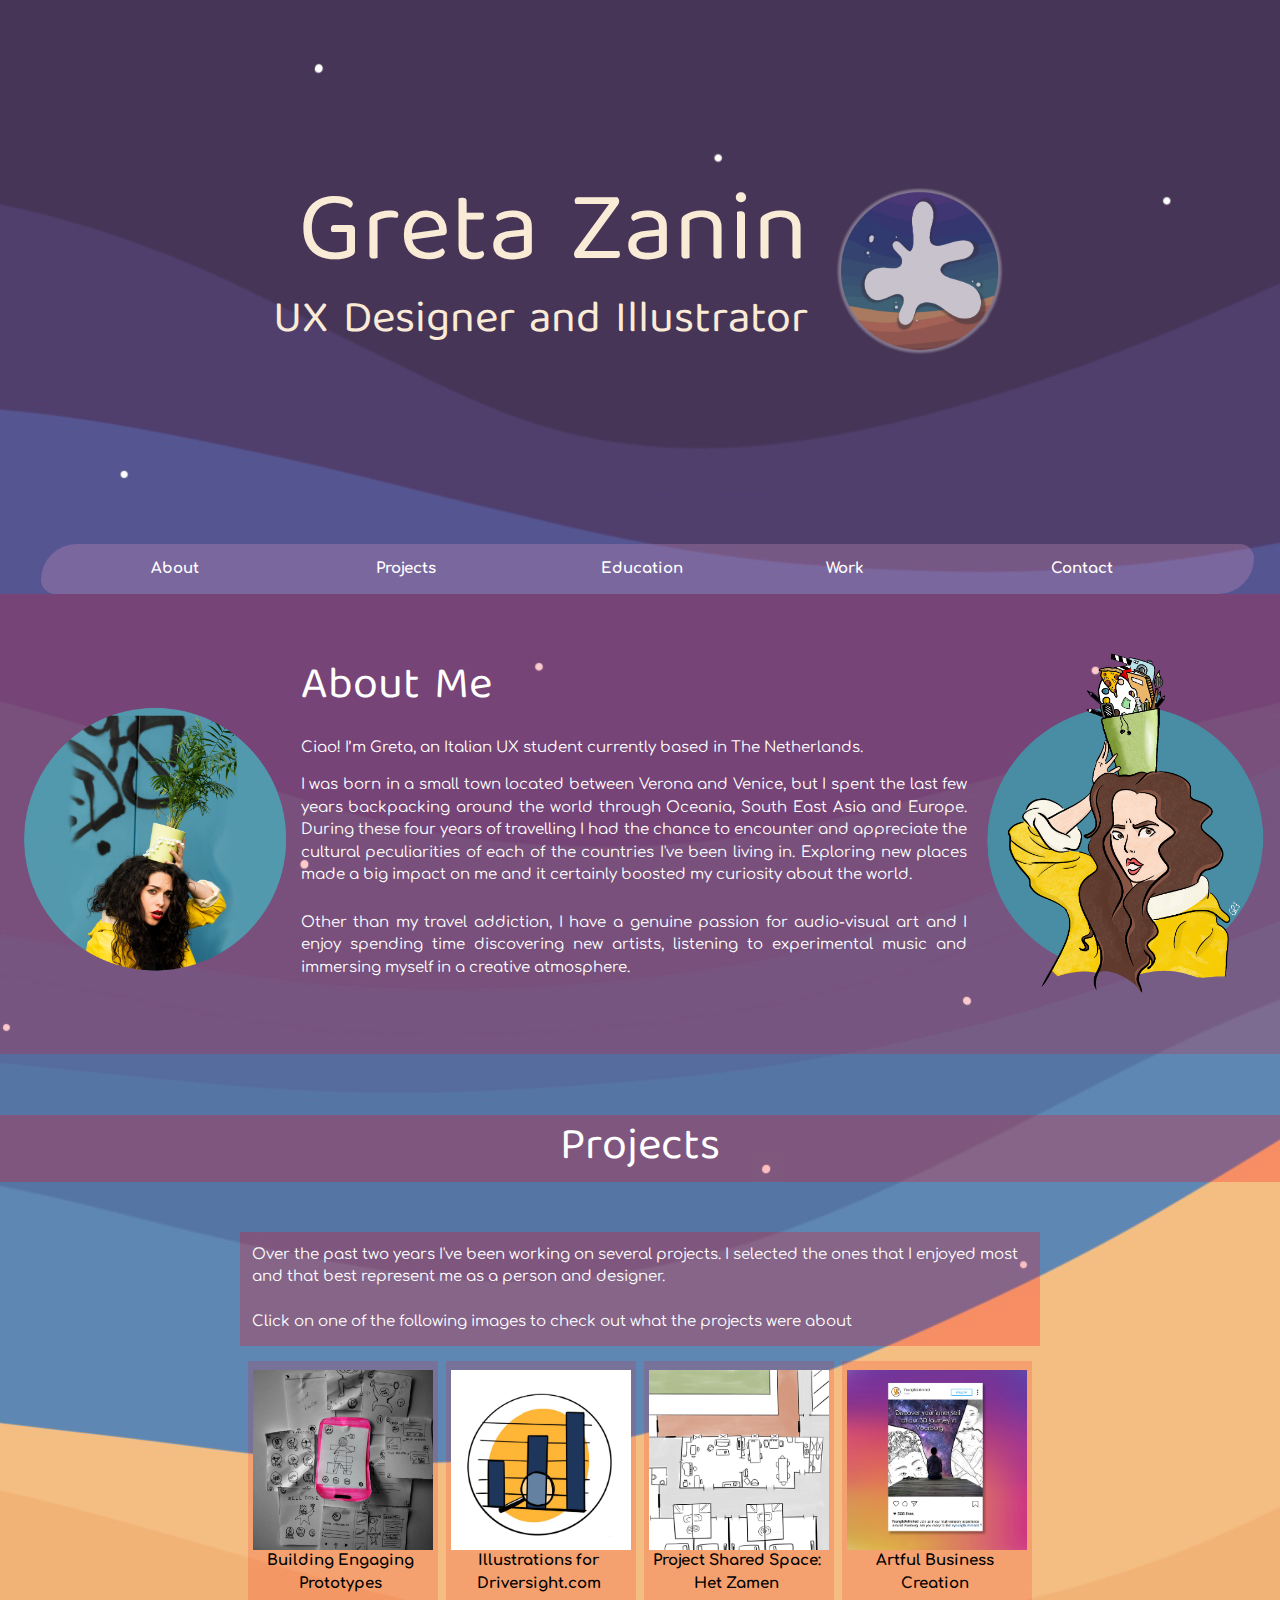
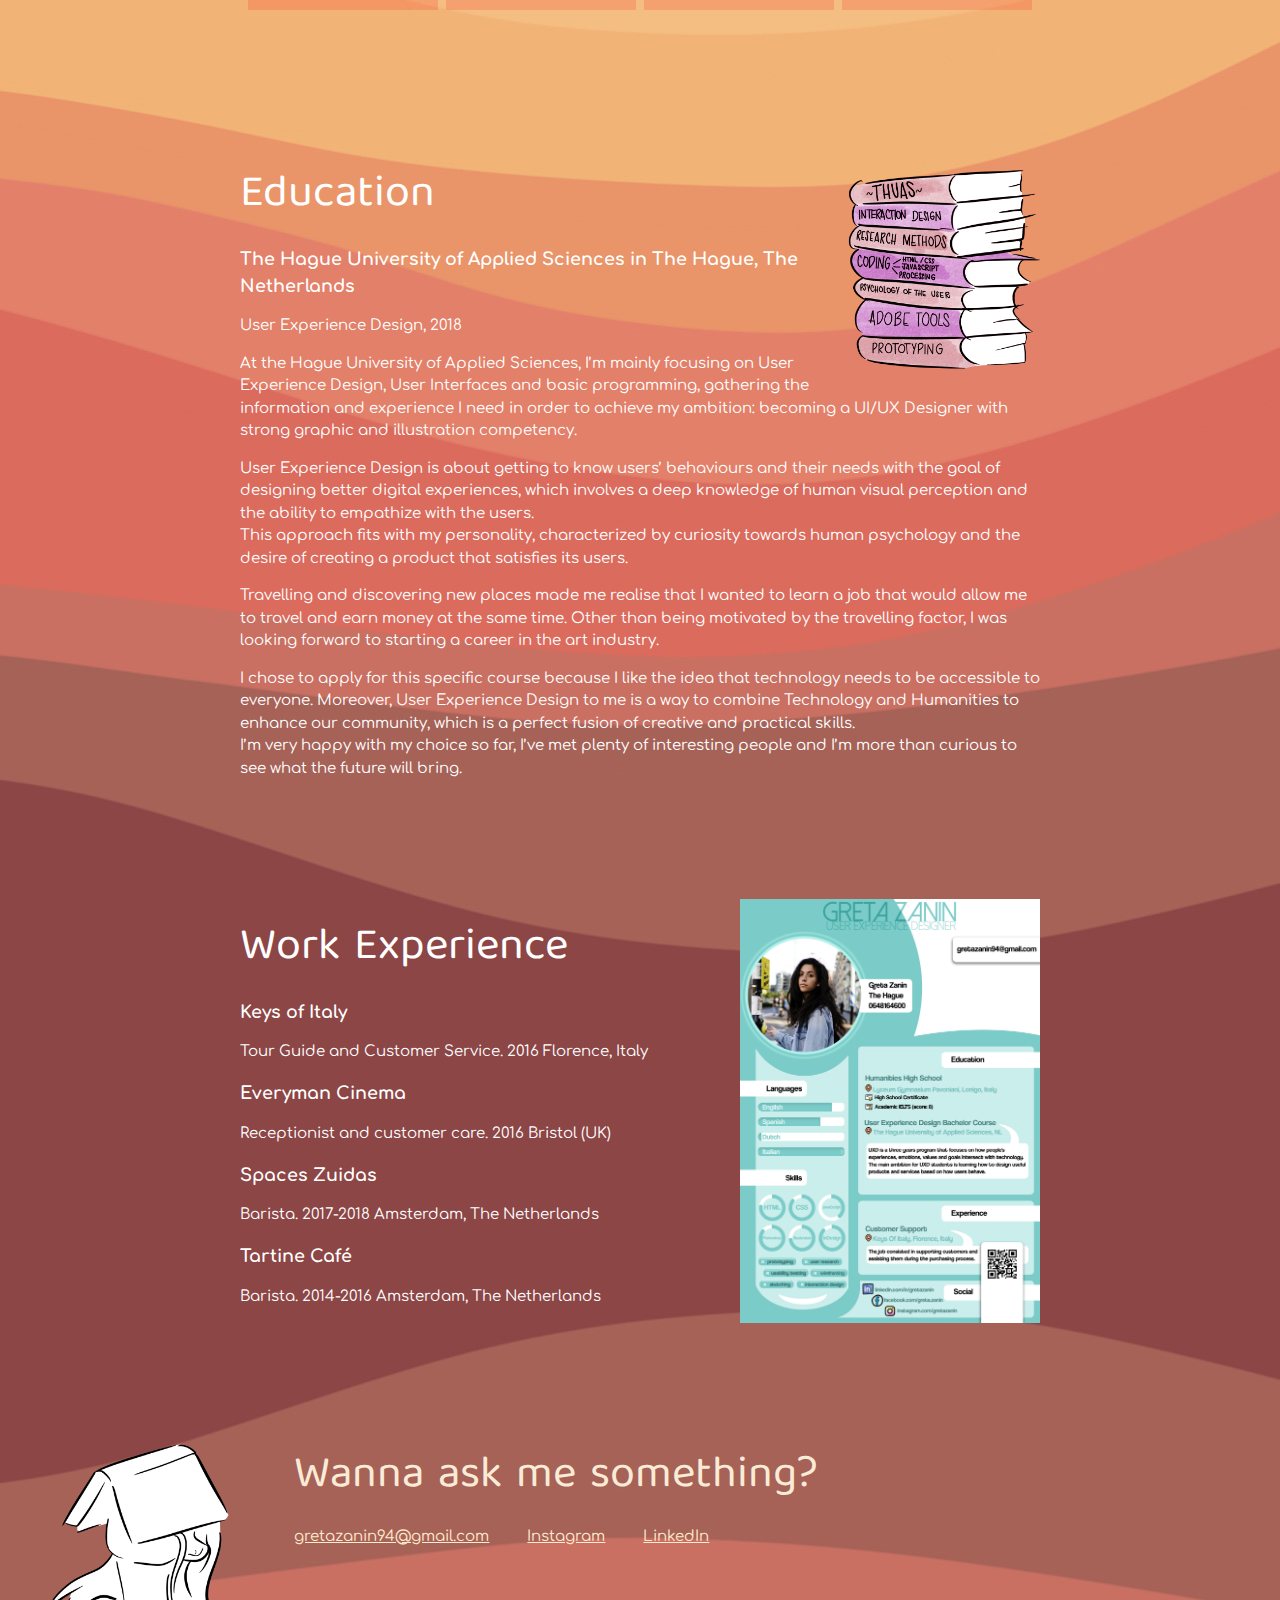
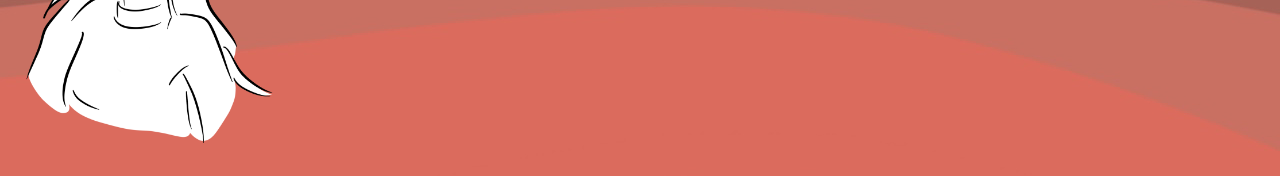
<file: index.html>
<!DOCTYPE html>
<html lang="en">

<head>
    <meta charset="UTF-8">
    <meta name="viewport" content="width=device-width, initial-scale=1.0">
    <title>Greta Zanin: Portfolio </title>
    <link rel="stylesheet" href="styles.css">
    <link href="https://fonts.googleapis.com/css?family=Comfortaa&display=swap" rel="stylesheet">
    <link href="https://fonts.googleapis.com/css?family=Baloo+Tamma+2&display=swap" rel="stylesheet">
</head>

<body>

    <main>
        <!-- header-->
        <header>
            <div class="content-wrap">
                <div class="sfondo">
                    <a href="illu.html"> <img src="images/macchia1.png" class="topimg" id="grow"> </a></div>
                <h1>Greta Zanin</h1>

                <h2>UX Designer and Illustrator</h2>
            </div>



            <div class="w3-container">

            </div>


        </header>

        <!-- Menubar -->
        <nav>

            <ul class="menubar">
                <li class="bar"><a href="#about">About</a></li>
                <li class="bar"><a href="#project">Projects</a></li>
                <li class="bar"><a href="#education">Education</a></li>
                <li class="bar"><a href="#work">Work </a></li>
                <li class="bar"><a href="#contact">Contact</a></li>
            </ul>

        </nav>



        <a name="about"></a>
        <img src="images/gretadrawing.png" alt="drawing" class="gretadrawing">

        <img src="images/greta.png" alt="picture" class="gretapicture">

        <article class="about">
            <div class="content-wrap divider">

                <h2> About Me </h2>

                <p>

                    Ciao! I’m Greta, an Italian UX student currently based in The Netherlands. </p>
                <p>

                    I was born in a small town located between Verona and Venice, but I spent the last few years backpacking around the world through Oceania, South East Asia and Europe. During these four years of travelling I had the chance to encounter and appreciate the cultural peculiarities of each of the countries I've been living in. Exploring new places made a big impact on me and it certainly boosted my curiosity about the world. </p>

                <p class="marginTop">
                    Other than my travel addiction, I have a genuine passion for audio-visual art and I enjoy spending time discovering new artists, listening to experimental music and immersing myself in a creative atmosphere.</p>
            </div>
        </article>

        <br> <!-- delete this too-->


        <!-- PROJECTS SECTION-->

        <a name="project"></a>

        <!-- I called coso the div that I use as a container. I don't know why I chose an Italian name for it, not sure if that's okay or not -->
        <div class="coso">
            <h2> Projects </h2>


        </div>

        <div class="content-wrap divider">
            <p id="text">

                Over the past two years I've been working on several projects. I selected the ones that I enjoyed most and that best represent me as a person and designer.<br> <br>Click on one of the following images to check out what the projects were about</p>

            <section class="projectImg">

                <a href="projectbep.html" target="_blank">
                    <div class="container">
                        <img src="images/BEP/square/2.jpg" alt="project image" class="pimg">
                        <p>Building Engaging Prototypes</p>
                    </div>
                </a>

                <a href="projectdriversight.html" target="_blank">
                    <div class="container">
                        <img src="images/drivesight.jpg" alt="project image" class="pimg">
                        <p>Illustrations for Driversight.com </p>
                    </div>
                </a>

                <a href="projectsharedspaces.html" target="_blank">
                    <div class="container">
                        <img src="images/sharedspace.jpg" alt="project image" class="pimg">
                        <p>Project Shared Space: Het Zamen</p>
                    </div>
                </a>



                <a href="projectabc.html" target="_blank">

                    <div class="container">
                        <img src="images/abc.jpg" alt="project image" class="pimg">
                        <p>Artful Business Creation</p>
                    </div>
                </a>

            </section>
        </div>


        <!-- EDUCATION -->

        <section class="education">
            <div class="content-wrap item-details"> <a name="education"> </a>
                <img src="images/books.png">
                <h2>Education</h2>


                <section>


                    <h3>The Hague University of Applied Sciences in The Hague, The Netherlands</h3>
                    
                    <p>User Experience Design, 2018</p>
                    
                    <p>At the Hague University of Applied Sciences, I’m mainly focusing on User Experience Design, User Interfaces and basic programming, gathering the information and experience I need in order to achieve my ambition: becoming a UI/UX Designer with strong graphic and illustration competency.</p>

<p>
User Experience Design is about getting to know users’ behaviours and their needs with the goal of designing better digital experiences, which involves a deep knowledge of human visual perception and the ability to empathize with the users. <br> This approach fits with my personality, characterized by curiosity towards human psychology and the desire of creating a product that satisfies its users. </p>

<p>Travelling and discovering new places made me realise that I wanted to learn a job that would allow me to travel and earn money at the same time. Other than being motivated by the travelling factor, I was looking forward to starting a career in the art industry. </p>

<p>I chose to apply for this specific course because I like the idea that technology needs to be accessible to everyone. Moreover, User Experience Design to me is a way to combine Technology and Humanities to enhance our community, which is a perfect fusion of creative and practical skills. <br> I’m very happy with my choice so far, I’ve met plenty of interesting people and I’m more than curious to see what the future will bring.</p>

                </section>

            </div>
        </section>




        <!-- WORK EXPERIENCE -->
        <a name="work"> </a>

        <section class="work">
            <div class="content-wrap item-details">
                                          
                        <a target="_blank" href="images/CV.jpg"  class="image">
                            <img src="images/CV.jpg" class="cv">
                        </a>
                 <h2>Work Experience</h2>
                
   
                  
                <section>


                    <h3>Keys of Italy</h3>


                    <p >Tour Guide and Customer Service. 2016 Florence, Italy</p>

                </section>

                <section>
                    <h3>Everyman Cinema</h3>

                    <p>Receptionist and customer care. 2016 Bristol (UK) </p>
                </section>

                <section>
                    <h3>Spaces Zuidas</h3>

                    <p>Barista. 2017-2018 Amsterdam, The Netherlands</p>
                </section>
                
                                <section>
                    <h3>Tartine Café</h3>

                    <p>Barista. 2014-2016 Amsterdam, The Netherlands</p>
                </section>
            </div>
        </section>

    </main>
    
     <!-- CONTACT -->



        <footer>

            <img src="images/education.png" class="books">
            <a name="contact"></a>
            <div class="content-wrap">
                <h2> Wanna ask me something? </h2>


                <ul class="contact-list">
                    <li><a href="mailto:gretazanin94@gmail.com">gretazanin94@gmail.com</a></li>
                    <li><a href="https://www.instagram.com/gretazanin/" target="_blank">Instagram</a></li>
                    <li><a href="https://www.linkedin.com/in/gretazanin/" target="_blank">LinkedIn</a></li>
                </ul>
            </div>
        </footer>
</body>
</html>
</file>
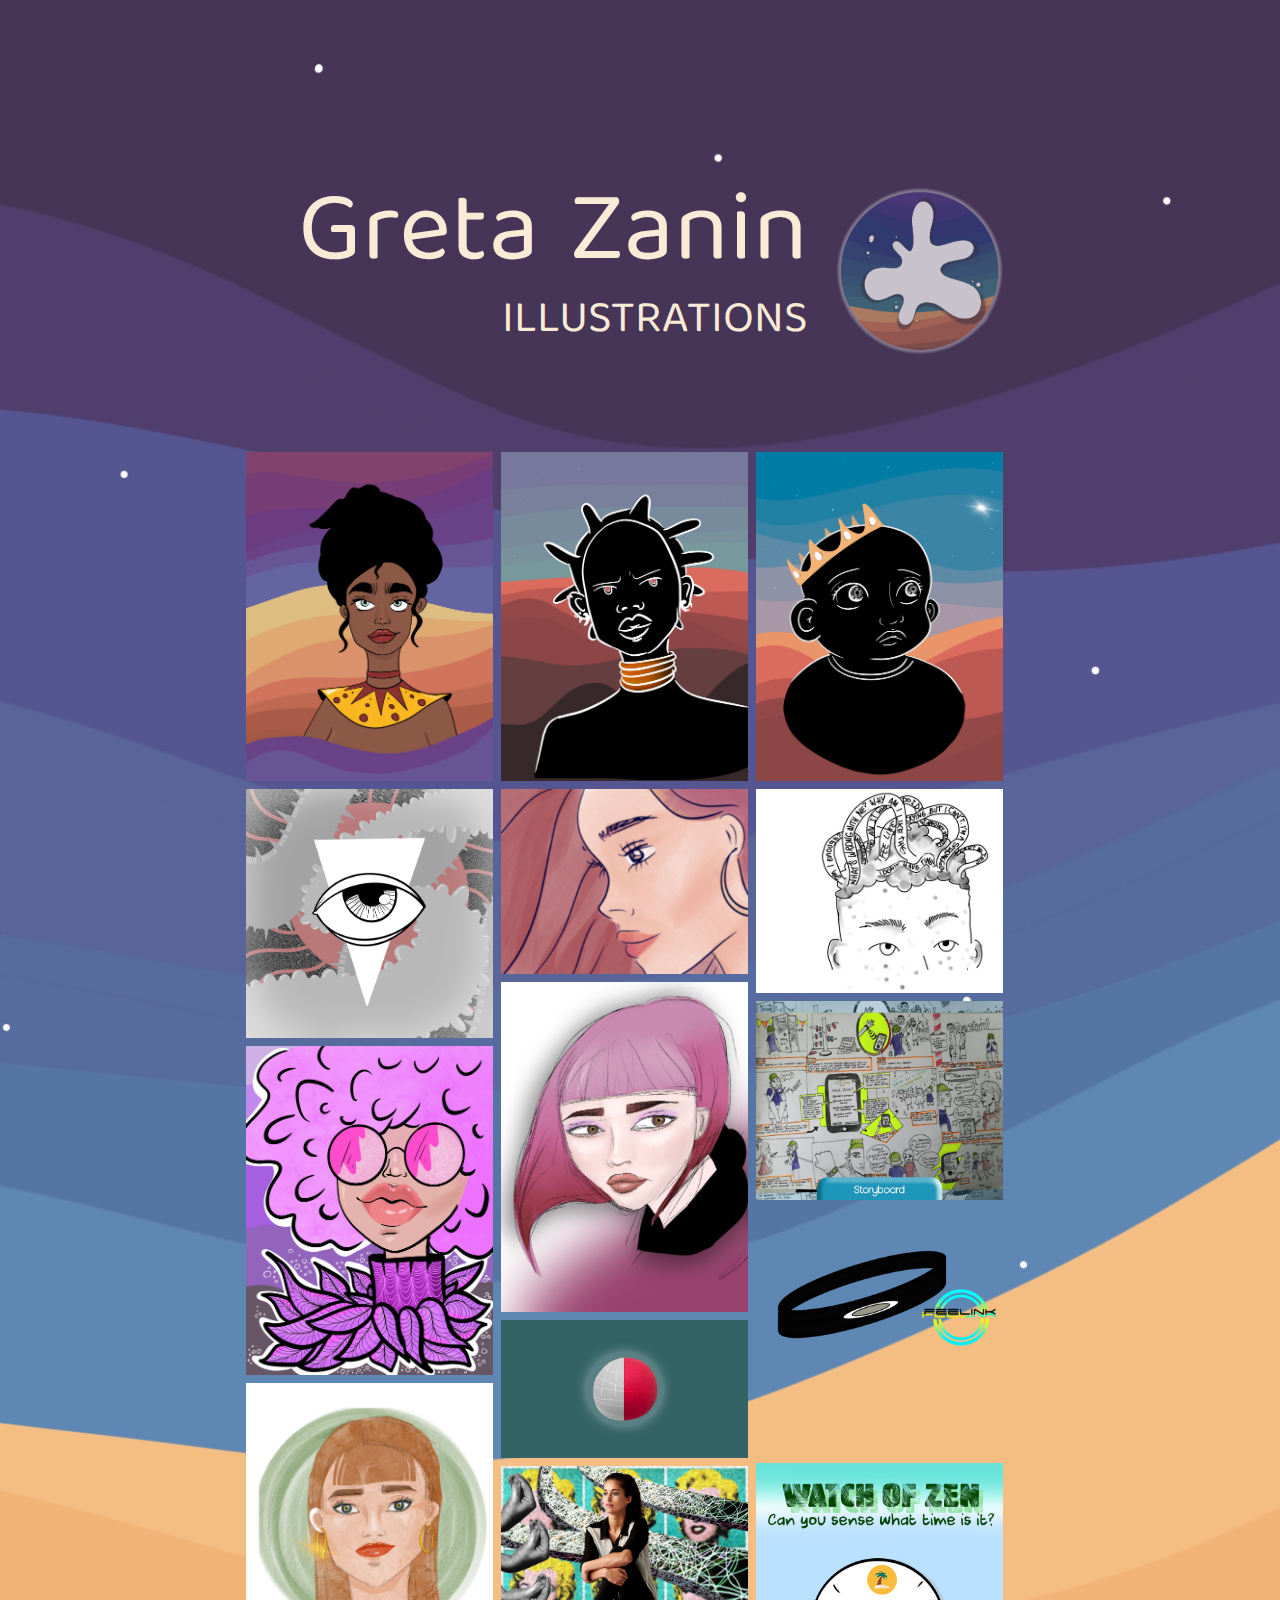
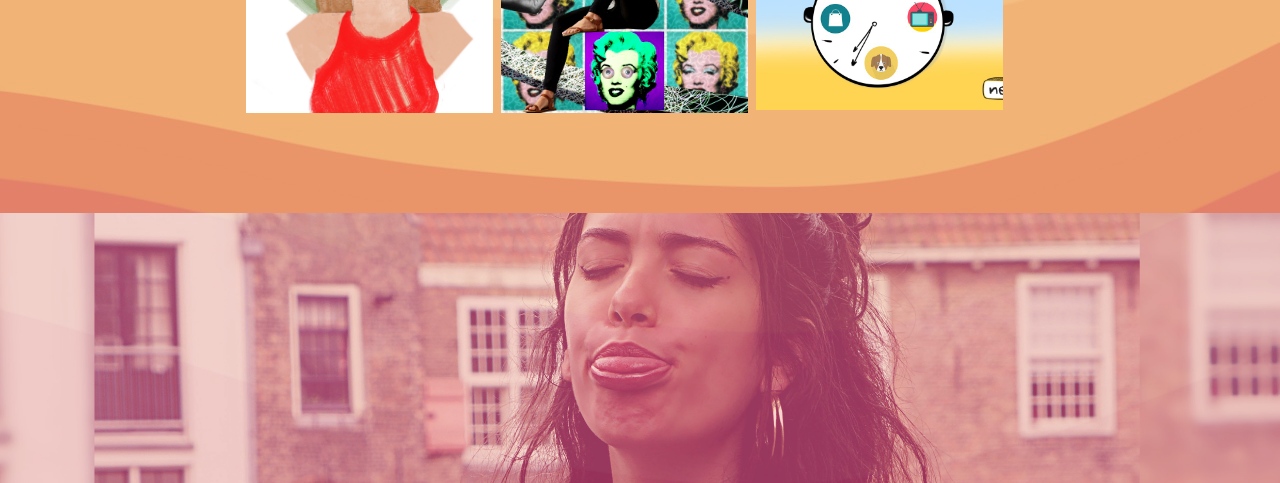
<file: illu.html>
<!DOCTYPE html>
<html lang="en">

<head>
    <meta charset="UTF-8">
    <meta name="viewport" content="width=device-width, initial-scale=1.0">
    <title>Greta's Illustrations </title>
    <link rel="stylesheet" href="styles.css">
    <link href="https://fonts.googleapis.com/css?family=Comfortaa&display=swap" rel="stylesheet">
    <link href="https://fonts.googleapis.com/css?family=Baloo+Tamma+2&display=swap" rel="stylesheet">
</head>

<body>


    <main>
        <!-- header-->
        <header>
            <div class="content-wrap">
                <div class="sfondo">
                    <a href="index.html"> <img src="images/macchia1.png" class="topimg" id="grow"> </a>
                    <h1>Greta Zanin</h1>

                    <h2>ILLUSTRATIONS</h2>
                </div>

            </div>


            <div class="w3-container">

            </div>

        </header>
        
        <!-- IMAGE GRID GALLERY -->

        <section class="gallery">
            <div class="row">
                <div class="column">
                    <img src="images/Illustrations/1.jpg">
                    <img src="images/Illustrations/6.jpg">
                    <img src="images/Illustrations/9.jpg">

                    <img src="images/Illustrations/19.jpg">
                </div>
                <div class="column">
                    <img src="images/Illustrations/3.jpg">
                    <img src="images/Illustrations/7.jpg">
                    <img src="images/Illustrations/10.jpg">
                    <img src="images/Illustrations/14.jpg">
                    <img src="images/Illustrations/18.jpg">

                </div>
                <div class="column">
                    <img src="images/Illustrations/4.1.jpg">
                    <img src="images/Illustrations/8.jpg">
                    <img src="images/Illustrations/15.jpg">
                    <img src="images/Illustrations/17.png">
                    <img src="images/Illustrations/21.jpg">

                </div>
            </div>
        </section>
    </main>
    
    <footer class="imageWide" id="footerIllu">
    </footer>

</body>
</html>
</file>
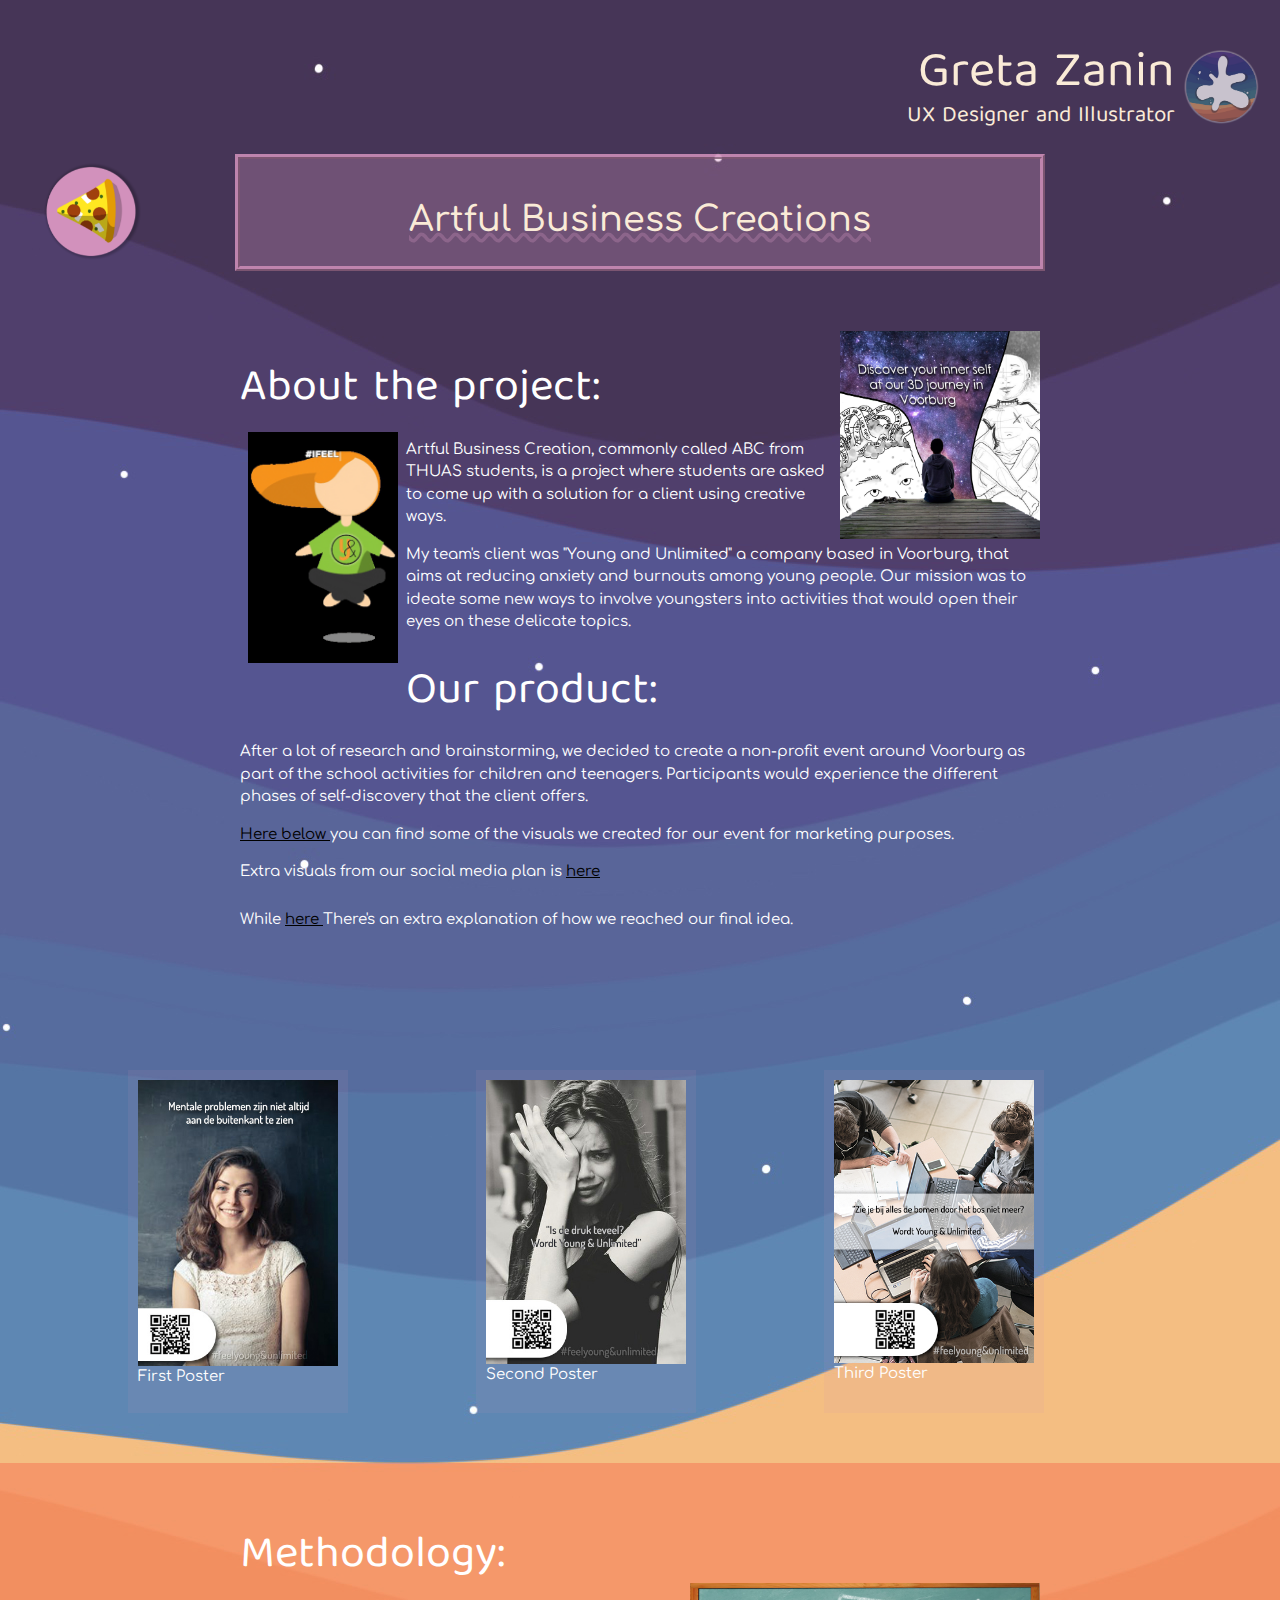
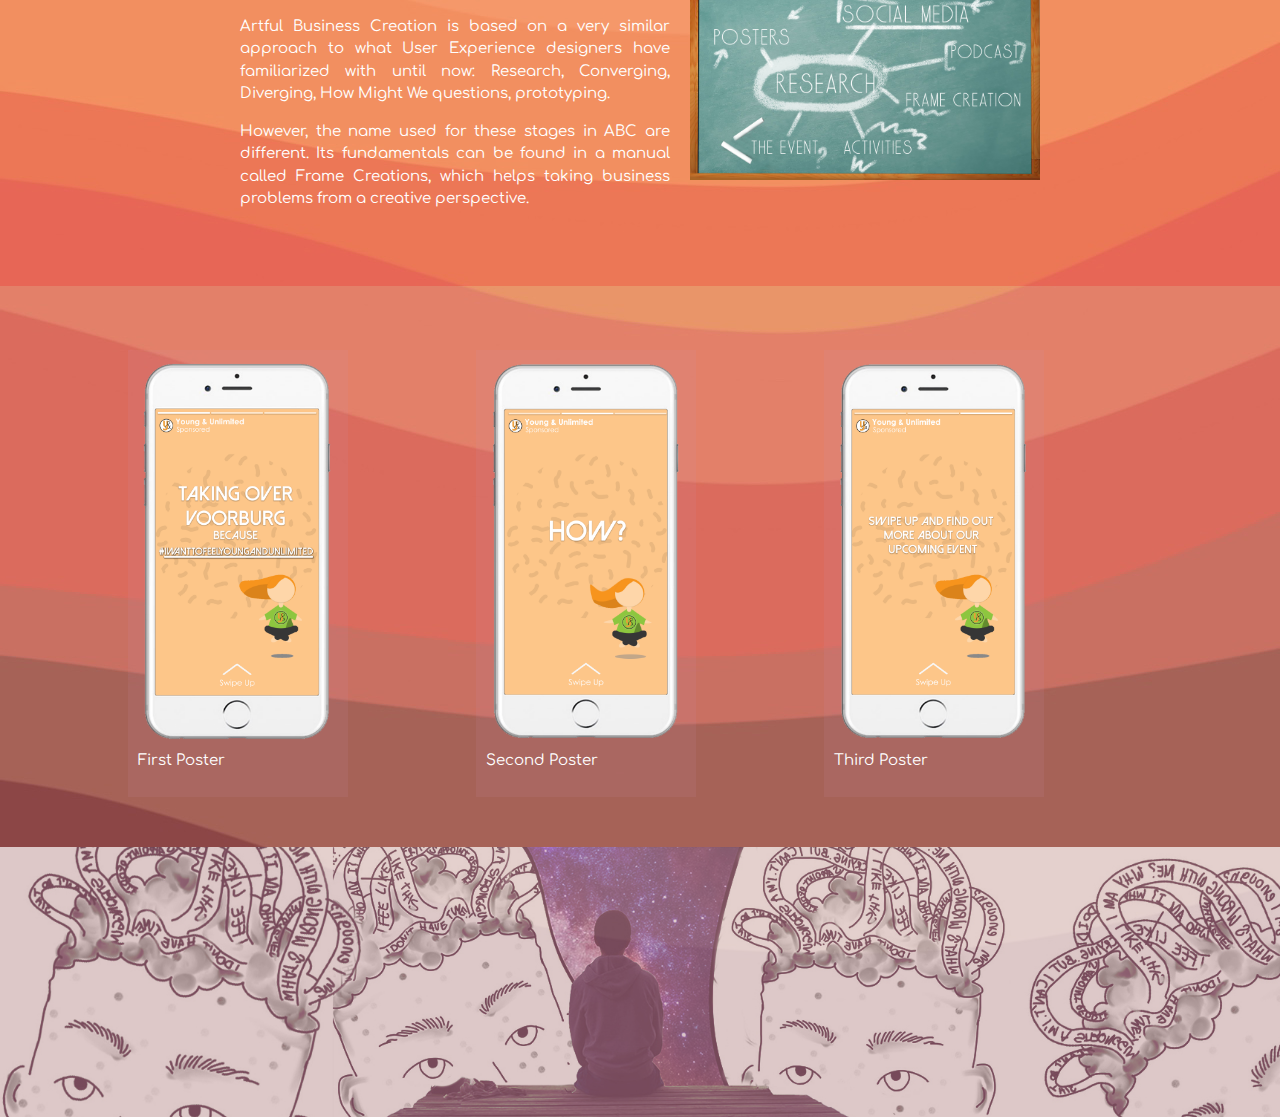
<file: projectabc.html>
<!DOCTYPE html>
<html lang="en">
  <head>
    <meta charset="UTF-8">
    <meta name="viewport" content="width=device-width, initial-scale=1.0">
    <title>Greta's project  </title>
    <link rel="stylesheet" href="styles.css">
    <link href="https://fonts.googleapis.com/css?family=Comfortaa&display=swap" rel="stylesheet">
    <link href="https://fonts.googleapis.com/css?family=Baloo+Tamma+2&display=swap" rel="stylesheet">
</head>

<body>
    <figure>
        <a href="index.html"> <img src="images/pizza.png" id="arrow"> </a>
    </figure>

    <main>
        <!-- header-->
        <header id="projectHeader">
            <div>
                <div class="sfondo">
                    <a href="illu.html"> <img src="images/macchia1.png" class="projectTopImg" id="grow"> </a></div>
                <h1 id="projectGz">Greta Zanin</h1>

                <h2 id="projectSub">UX Designer and Illustrator</h2>
            </div>

            <div class="w3-container">

            </div>


        </header>



        <section>
            <div class="content-wrap" id="projectBox">
                <h3 class="titleProject">Artful Business Creations</h3>
            </div>


            <!-- DESCRIPTION PR -->

            <section class="descriptionProject">
                <div class="content-wrap divider">


                    <img src="images/ABC/insta%20post%203D.jpg">

                    <h2 class="marginTop"> About the project: </h2>

                    <img src="images/ABC/giphy.gif" class="gif">


                    <p>Artful Business Creation, commonly called ABC from THUAS students, is a project where students are asked to come up with a solution for a client using creative ways. </p>
                    <p> My team's client was "Young and Unlimited" a company based in Voorburg, that aims at reducing anxiety and burnouts among young people. Our mission was to ideate some new ways to involve youngsters into activities that would open their eyes on these delicate topics.
                        <br> </p>
                    <h2 class="marginTop"> Our product: </h2>

                    <p> After a lot of research and brainstorming, we decided to create a non-profit event around Voorburg as part of the school activities for children and teenagers. Participants would experience the different phases of self-discovery that the client offers.</p>


                    <p> <a href="#img"> Here below </a> you can find some of the visuals we created for our event for marketing purposes. </p>

                    <p>Extra visuals from our social media plan is <a href="#more"> here </a></p>



                    <p class="marginTop">While <a href="#visuals"> here </a> There's an extra explanation of how we reached our final idea. </p>


                </div>
            </section>


            <a name="img"> </a>


            <div class="galleryProject">
                <div class="box">
                    <div class="image">
                        <a target="_blank" href="images/ABC/first%20poster.jpg">
                            <img src="images/ABC/first%20poster.jpg">
                        </a>
                    </div>
                    <p> First Poster </p>
                </div>

                <div class="box">
                    <div class="image">
                        <a target="_blank" href="images/ABC/second%20poster.jpg">
                            <img src="images/ABC/second%20poster.jpg">
                        </a>
                    </div>
                    <p>Second Poster</p>

                </div>

                <div class="box">
                    <div class="image">
                        <a target="_blank" href="images/ABC/third%20poster.jpg">

                            <img src="images/ABC/third%20poster.jpg">
                        </a>
                    </div>
                    <p> Third Poster</p>
                </div>
            </div>


        </section>

        <section class="about">
            <div class="content-wrap divider">


                <aside> <a name="visuals">
                        <img src="images/ABC/boardbig.jpg" class="asidePic">
                    </a> </aside>
                <article>

                    <h2> Methodology: </h2>
                    <p class="marginTop"> Artful Business Creation is based on a very similar approach to what User Experience designers have familiarized with until now: Research, Converging, Diverging, How Might We questions, prototyping.
                    </p>

                    <p>However, the name used for these stages in ABC are different. Its fundamentals can be found in a manual called Frame Creations, which helps taking business problems from a creative perspective.</p>

                </article>
            </div>


        </section>
        <section>
            <a name="more"> </a>
            <div class="galleryProject">
                <div class="box">
                    <div class="image">
                        <a target="_blank" href="images/ABC/first.png">
                            <img src="images/ABC/first.png">
                        </a>
                    </div>
                    <p> First Poster </p>
                </div>

                <div class="box">
                    <div class="image">
                        <a target="_blank" href="images/ABC/second.png">
                            <img src="images/ABC/second.png">
                        </a>
                    </div>
                    <p>Second Poster</p>

                </div>

                <div class="box">
                    <div class="image">
                        <a target="_blank" href="images/ABC/third.png">

                            <img src="images/ABC/third.png">
                        </a>
                    </div>
                    <p> Third Poster</p>
                </div>
            </div>


        </section>


    </main>
    <footer class="imageWide" id="footerAbc">
    </footer>
</body></html>
</file>
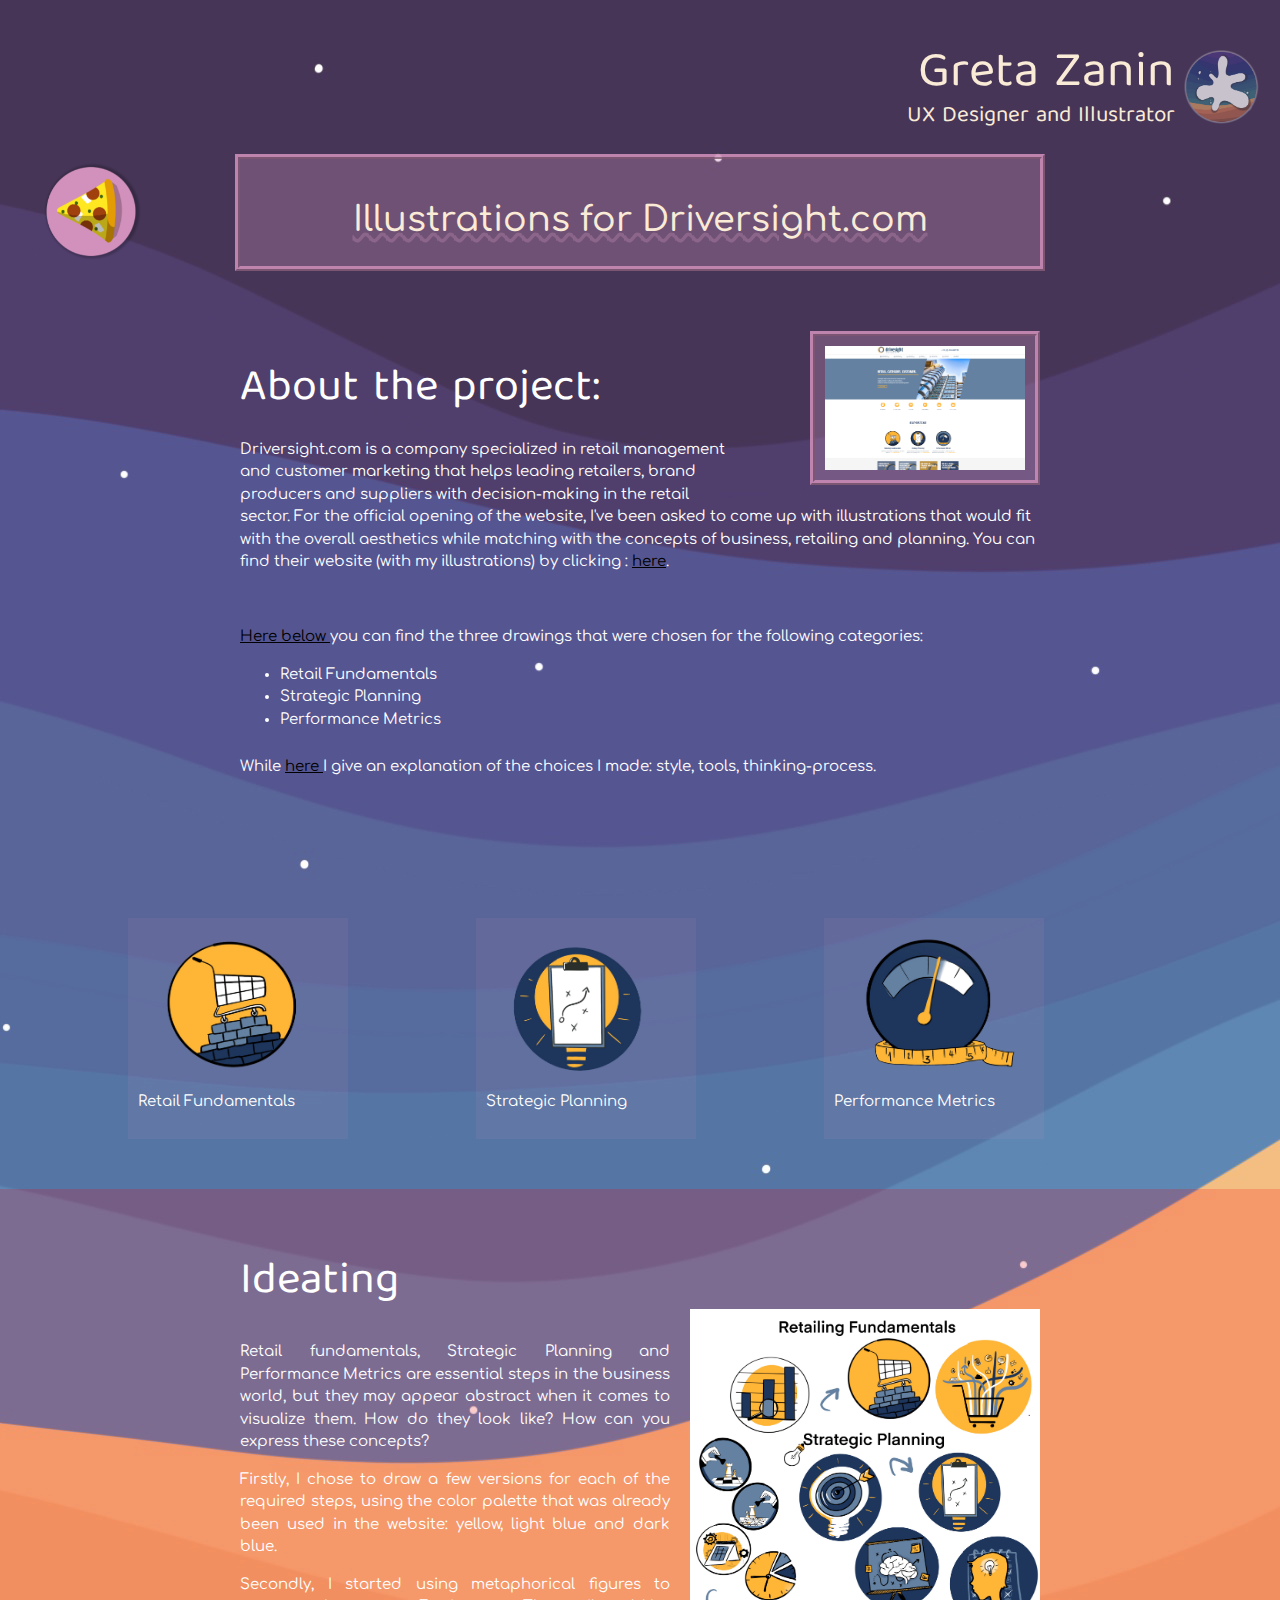
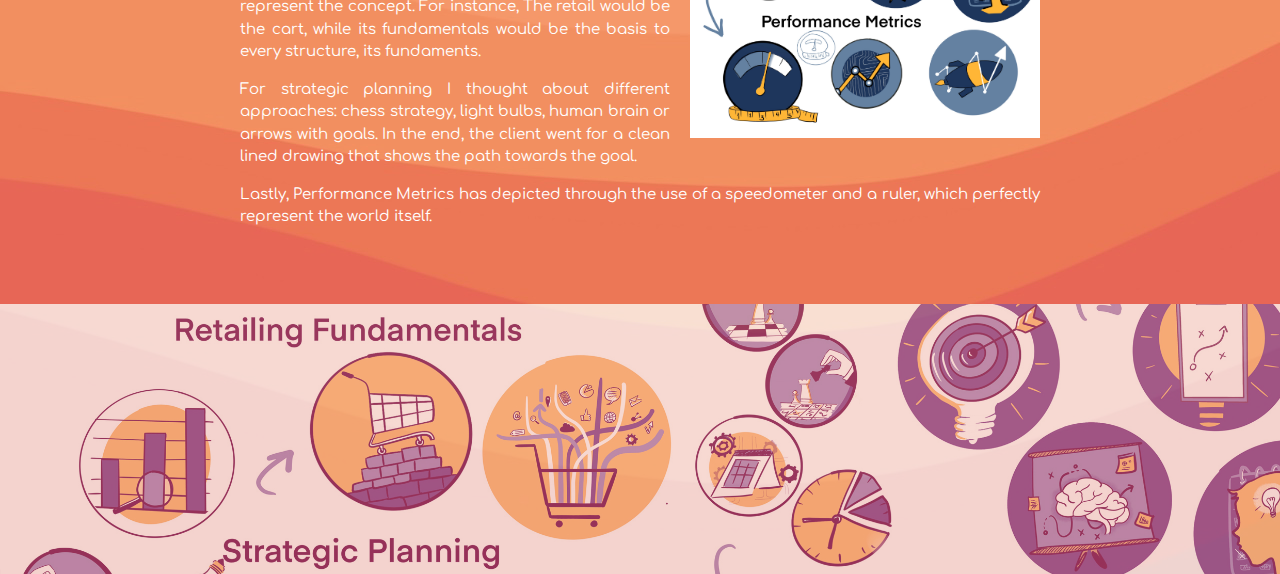
<file: projectdriversight.html>
<!DOCTYPE html>
<html lang="en">
  <head>
    <meta charset="UTF-8">
    <meta name="viewport" content="width=device-width, initial-scale=1.0">
    <title>Greta's project  </title>
    <link rel="stylesheet" href="styles.css">
    <link href="https://fonts.googleapis.com/css?family=Comfortaa&display=swap" rel="stylesheet">
    <link href="https://fonts.googleapis.com/css?family=Baloo+Tamma+2&display=swap" rel="stylesheet">
</head>

<body>
    <figure>
        <a href="index.html"> <img src="images/pizza.png" id="arrow"> </a>
    </figure>

    <main>
        <!-- header-->
        <header id="projectHeader">
            <div>
                <div class="sfondo">
                    <a href="illu.html"> <img src="images/macchia1.png" class="projectTopImg" id="grow"> </a></div>
                <h1 id="projectGz">Greta Zanin</h1>

                <h2 id="projectSub">UX Designer and Illustrator</h2>
            </div>

            <div class="w3-container">

            </div>


        </header>



        <section>
            <div class="content-wrap" id="projectBox">
                <h3 class="titleProject">Illustrations for Driversight.com</h3>
            </div>


            <!-- DESCRIPTION PR -->

            <section class="descriptionProject">
                <div class="content-wrap divider">

                    <img src="images/website.png" class="sideImg">
                    <h2 class="marginTop"> About the project: </h2>




                    <p>Driversight.com is a company specialized in retail management and customer marketing that helps leading retailers, brand producers and suppliers with decision-making in the retail sector. For the official opening of the website, I've been asked to come up with illustrations that would fit with the overall aesthetics while matching with the concepts of business, retailing and planning.
                        You can find their website (with my illustrations) by clicking : <a href="https://drivesight.com/" target="_blank">here</a>.
                        <br> </p> <br>
                    <p> <a href="#img"> Here below </a> you can find the three drawings that were chosen for the following categories: </p>
                    <ul>
                        <li>Retail Fundamentals</li>
                        <li>Strategic Planning</li>
                        <li>Performance Metrics</li>
                    </ul>


                    <p class="marginTop">While <a href="#drawings"> here </a> I give an explanation of the choices I made: style, tools, thinking-process. </p>


                </div>
            </section>


            <a name="img"> </a>


            <div class="galleryProject">
                <div class="box">
                    <div class="image">
                        <a target="_blank" href="images/d1.png">
                            <img src="images/d1.png">
                        </a>
                    </div>
                    <p> Retail Fundamentals </p>
                </div>

                <div class="box">
                    <div class="image">
                        <a target="_blank" href="images/d2.png">
                            <img src="images/d2.png">
                        </a>
                    </div>
                    <p> Strategic Planning </p>

                </div>

                <div class="box">
                    <div class="image">
                        <a target="_blank" href="images/d3.png">

                            <img src="images/d3.png">
                        </a>
                    </div>
                    <p> Performance Metrics </p>
                </div>
            </div>


        </section>

        <section class="about">
            <div class="content-wrap divider">


                <aside> <a name="drawings"> </a>
                    <img src="images/icons.jpg" class="asidePic">
                </aside>
                <article>
                    <h2> Ideating </h2>
                    <p class="marginTop"> Retail fundamentals, Strategic Planning and Performance Metrics are essential steps in the business world, but they may appear abstract when it comes to visualize them. How do they look like? How can you express these concepts?
                    </p>

                    <p>Firstly, I chose to draw a few versions for each of the required steps, using the color palette that was already been used in the website: yellow, light blue and dark blue. </p>

                    <p>Secondly, I started using metaphorical figures to represent the concept. For instance, The retail would be the cart, while its fundamentals would be the basis to every structure, its fundaments.</p>

                    <p>For strategic planning I thought about different approaches: chess strategy, light bulbs, human brain or arrows with goals. In the end, the client went for a clean lined drawing that shows the path towards the goal. </p>

                    <p>Lastly, Performance Metrics has depicted through the use of a speedometer and a ruler, which perfectly represent the world itself.</p>
                </article>


            </div>


        </section>



    </main>
    <footer class="imageWide" id="footerDs">
    </footer>
</body></html>
</file>
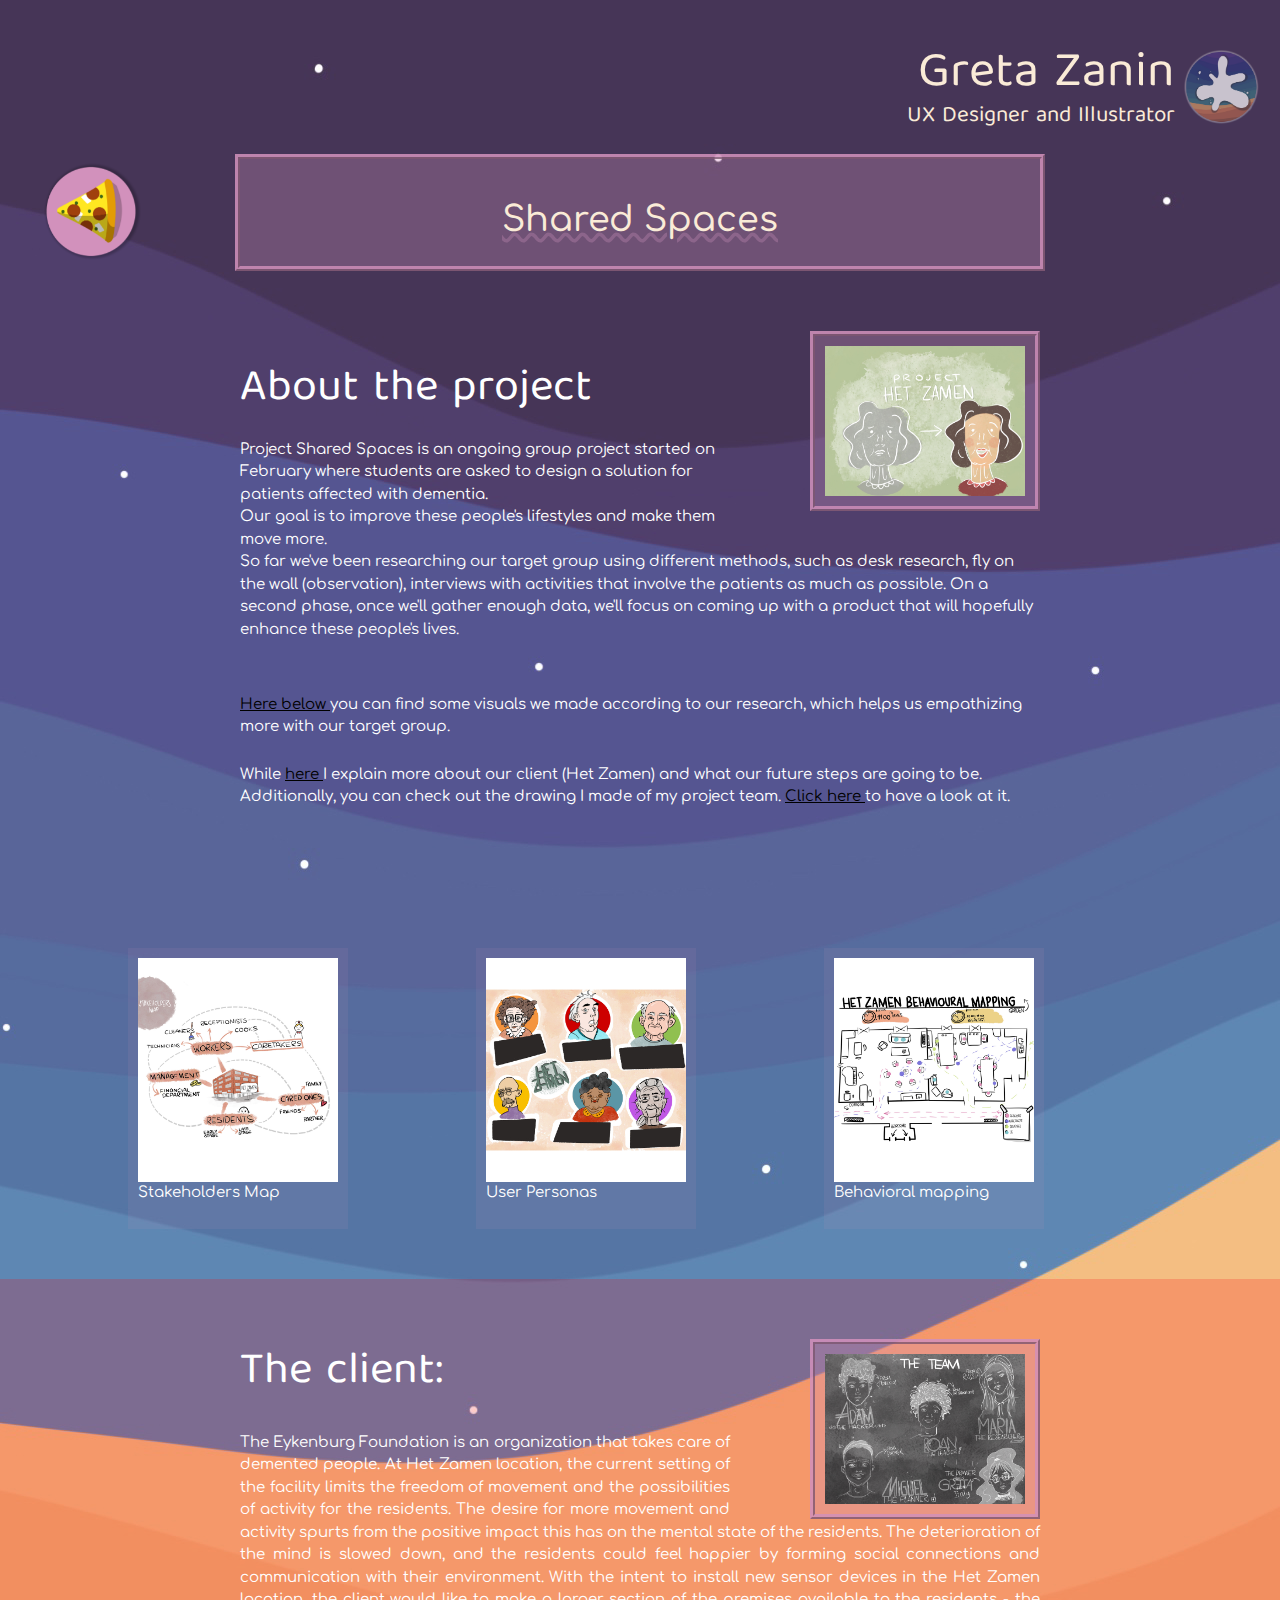
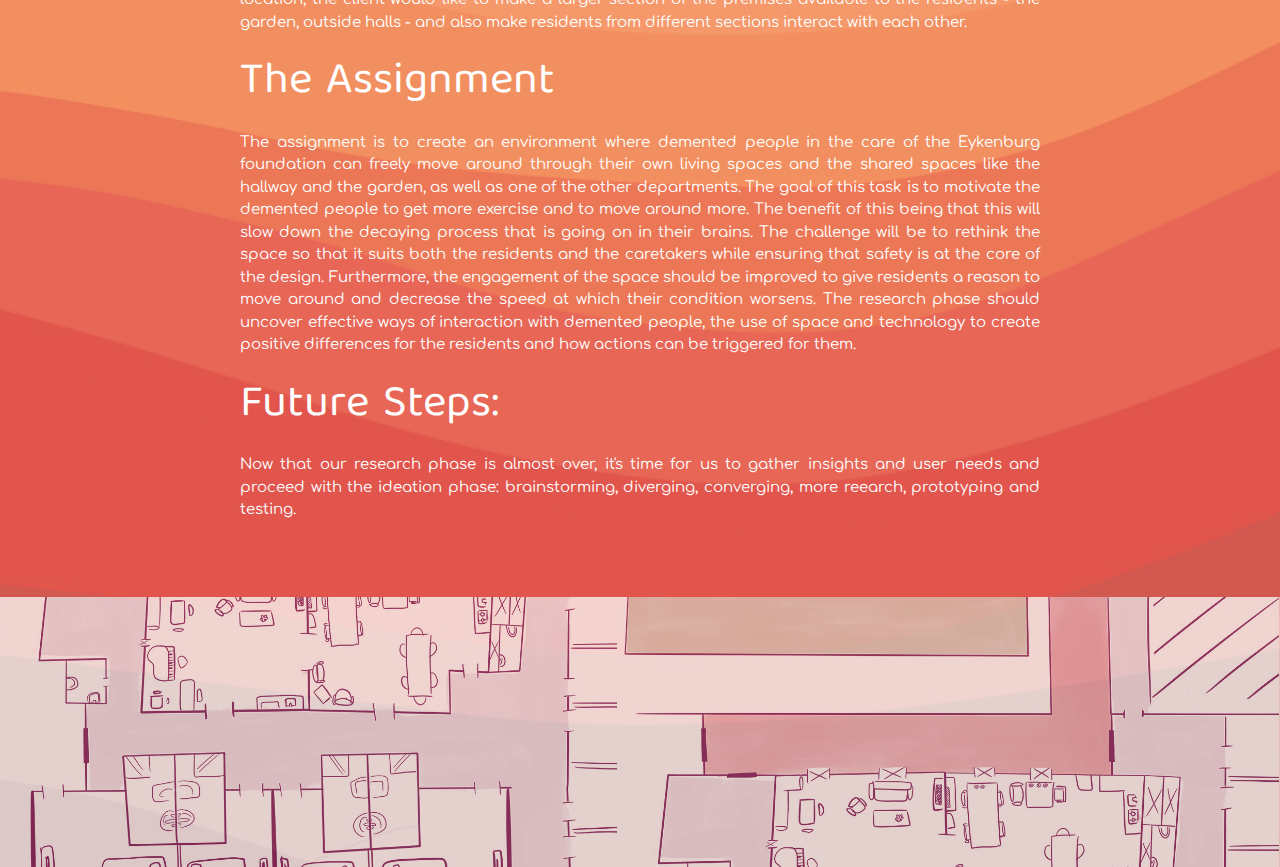
<file: projectsharedspaces.html>
<!DOCTYPE html>
<html lang="en">
  <head>
    <meta charset="UTF-8">
    <meta name="viewport" content="width=device-width, initial-scale=1.0">
    <title>Greta's project </title>
    <link rel="stylesheet" href="styles.css">
    <link href="https://fonts.googleapis.com/css?family=Comfortaa&display=swap" rel="stylesheet">
    <link href="https://fonts.googleapis.com/css?family=Baloo+Tamma+2&display=swap" rel="stylesheet">
</head>

<body>
    <!-- ICONS TO GO BACK TO INDEX -->
    <figure>
        <a href="index.html"> <img src="images/pizza.png" id="arrow"> </a>
    </figure>

    <main>
        <!-- header-->
        <header id="projectHeader">
            <div>
                <div class="sfondo">
                    <a href="illu.html"> <img src="images/macchia1.png" class="projectTopImg" id="grow"> </a></div>
                <h1 id="projectGz">Greta Zanin</h1>

                <h2 id="projectSub">UX Designer and Illustrator</h2>
            </div>

            <div class="w3-container">

            </div>


        </header>


        <!-- Project page title -->
        <section>
            <div class="content-wrap" id="projectBox">
                <h3 class="titleProject">Shared Spaces</h3>
            </div>


            <!-- DESCRIPTION PR -->

            <section class="descriptionProject">
                <div class="content-wrap divider">


                    <img src="images/pss.jpg" class="sideImg">
                    <h2 class="marginTop"> About the project </h2>




                    <p>Project Shared Spaces is an ongoing group project started on February where students are asked to design a solution for patients affected with dementia. <br> Our goal is to improve these people's lifestyles and make them move more. <br> So far we've been researching our target group using different methods, such as desk research, fly on the wall (observation), interviews with activities that involve the patients as much as possible. On a second phase, once we'll gather enough data, we'll focus on coming up with a product that will hopefully enhance these people's lives. </p> <br>
                    <p> <a href="#img"> Here below </a> you can find some visuals we made according to our research, which helps us empathizing more with our target group.
                    </p>

                    <p class="marginTop">While <a href="#team"> here </a> I explain more about our client (Het Zamen) and what our future steps are going to be. Additionally, you can check out the drawing I made of my project team. <a href="#team"> Click here </a> to have a look at it. </p>


                </div>
            </section>


            <a name="img"> </a>


            <div class="galleryProject">
                <div class="box">
                    <div class="image">
                        <a target="_blank" href="images/stakeholdermap.jpg">
                            <img src="images/stakeholdermap.jpg">
                        </a>
                    </div>
                    <p> Stakeholders Map</p>
                </div>

                <div class="box">
                    <div class="image">
                        <a target="_blank" href="images/demented%20team.jpg">
                            <img src="images/demented%20team.jpg">
                        </a>
                    </div>
                    <p> User Personas </p>

                </div>

                <div class="box">
                    <div class="image">
                        <a target="_blank" href="images/map.jpg">

                            <img src="images/map.jpg">
                        </a>
                    </div>
                    <p> Behavioral mapping </p>
                </div>
            </div>


        </section>

        <section class="about">
            <div class="content-wrap divider">


                <aside> <a name="team">
                        <a target="_blank" href="images/team.jpg"> <img src="images/team.jpg" class="sideImg"> </a>
                    </a> </aside>

                <article>

                    <h2> The client: </h2>
                    <p class="marginTop"> The Eykenburg Foundation is an organization that takes care of demented people. At Het Zamen location, the current setting of the facility limits the freedom of movement and the possibilities of activity for the residents. The desire for more movement and activity spurts from the positive impact this has on the mental state of the residents. The deterioration of the mind is slowed down, and the residents could feel happier by forming social connections and communication with their environment.

                        With the intent to install new sensor devices in the Het Zamen location, the client would like to make a larger section of the premises available to the residents - the garden, outside halls - and also make residents from different sections interact with each other.

                    </p>

                    <h2>The Assignment</h2>
                    <p>The assignment is to create an environment where demented people in the care of the Eykenburg foundation can freely move around through their own living spaces and the shared spaces like the hallway and the garden, as well as one of the other departments. The goal of this task is to motivate the demented people to get more exercise and to move around more. The benefit of this being that this will slow down the decaying process that is going on in their brains.

                        The challenge will be to rethink the space so that it suits both the residents and the caretakers while ensuring that safety is at the core of the design. Furthermore, the engagement of the space should be improved to give residents a reason to move around and decrease the speed at which their condition worsens.

                        The research phase should uncover effective ways of interaction with demented people, the use of space and technology to create positive differences for the residents and how actions can be triggered for them.
                    </p>
                    <h2>Future Steps:</h2>
                    <p>Now that our research phase is almost over, it's time for us to gather insights and user needs and proceed with the ideation phase: brainstorming, diverging, converging, more reearch, prototyping and testing. </p>
                </article>
            </div>

        </section>


    </main>
    <footer class="imageWide" id="footerPs">
    </footer>
</body></html>
</file>
<file: styles.css>
/*In this style sheet there are three main sections: Index, which contains also general rules for all the other sections,
then Illustration section, which contains images grid, and lastly Project Pages, which have recurrent patterns. 

One note, to reach the illustration page click on the tiny image next to my name. After getting Alex's feedback, I decided 
to add a hover effect to make it clearer that it needs to be clicked on, so I added a grow hover effect'*/

html {
     scroll-behavior: smooth;
}


body {
    color: white;
    margin: 0;
    padding: 0;
    font-family: 'Comfortaa', sans-serif;
    font-size: 15px;
    line-height: 1.5;
    background-image: url(images/sfondo1.jpg);
    background-repeat: no-repeat;

    background-position: top;
}

img {
    width: 200px;
    float: right;
}

a {
    color: black;
}

a:hover {
    text-decoration: none;
    color: purple;
}

h1 {
    font-size: 100px;
    line-height: 1;
}

h2 {
    font-size: 45px;
}

h1,
h2 {
    font-family: 'Baloo Tamma 2', cursive;
    font-weight: 400;
    margin: 0;
}

.content-wrap {
    max-width: 800px;
    width: 85%;
    margin: 0 auto;
    padding: 60px 0;
}

h3 {
    margin-bottom: 0;
}



/*HEADER*/
header {
    color: antiquewhite;
    font-family: 'Comfortaa';

    text-align: right;
    margin-bottom: 10%;
    margin-top: 10%;
}

.topimg {
    width: 28%;
    display: inline-block;
    margin-left: 1%;
}

/* Hover effect for "logo" to get to illustration page */

#grow {
    opacity: 0.7;
}

#grow:hover {
    opacity: 1;
}

#grow:hover {
    -webkit-transform: scale(1.3);
    -ms-transform: scale(1.3);
    transform: scale(1.3);
}


/* NAVBAR. I want it to be thin but wide, and to have asymmetrical edges using border-radius */

.menubar {
    list-style-type: none;
    margin: 0;
    margin-left: 3.2%;
    margin-right: 2%;
    padding: 0;
    overflow: hidden;
    border-radius: 50px 20px;
    background-color: rgba(210, 145, 188, 0.3);


}

.bar {
    float: left;
    width: 225px;

}

.bar a {
    display: block;
    font-weight: 800;
    color: white;
    text-align: center;
    padding: 14px 110px;
    text-decoration: none;
}

.bar a:hover {
    background-color: rgba(210, 145, 188);
}





/* About */
.about {
    text-align: left;
    background: rgba(250, 0, 10, 0.2);
    text-align: justify;
}


/*About me Pictures*/
.gretapicture {
    float: left;
    width: 275px;
    margin: 1%;
    margin-top: 8%;

}

.gretadrawing {
    width: 300px;
    float: right;
    margin-top: 4%;
    margin-left: 1%;
}


/* Projects section */

.coso {
    background: rgba(255, 0, 10, 0.25);
    text-align: center;
    margin-top: 3%;
    margin-bottom: -2%;
    display: block;
}

#text {
    background: rgba(255, 0, 10, 0.25);
    padding: 1.5%;
    text-align: left;
}

.projectImg {

    display: block;
}


.pimg {
    float: left;
    width: 180px;
    height: 180px;
    margin-right: 2%;
    margin-top: 5%;
}

.pimg:hover {
    -webkit-transform: rotateZ(-5deg);
    -ms-transform: rotateZ(-5deg);
    transform: rotateZ(-5deg);
}


.container {
    text-align: justify;
    width: 185px;
    float: left;
    text-align: center;
    background-color: rgba(255, 0, 10, 0.15);
    font-weight: 700;
    padding-left: 0;
    padding-right: 5px;
    margin-left: 8px;
}

.container img {
    padding-left: 5px;
    padding-right: 5px;
    display: block;
}

/* Education */

.education {
    display: block;
    margin-top: 20%;
    padding-top: 2%;
}

/*WORK EXPERIENCE*/

.cv {
    margin-top: -2%;
    width: 300px;
}

/* Contact Info */
footer {
    color: antiquewhite;
}


.contact-list {
    list-style-type: none;
}

.contact-list a {

    color: blanchedalmond;
    padding-right: 5%;
    ;
    display: inline-block;
    float: left;
}

.contact-list a:hover {
    text-decoration: none;
    color: rebeccapurple;
}

.books{
    float: left;
    max-width: 45%;
    width: 23%;
  
}





/* ILLUSTRATION PAGE */



/* gallery */


.gallery {
    margin-top: -150px;
    margin-left: 15%;
}

/*using flexbox to build my grid*/
.row {
  display: -ms-flexbox;
  display: flex;
  -ms-flex-wrap: wrap; 
  flex-wrap: wrap;
  padding: 50px;
}

.column {
  flex: 25%;
  max-width: 25%;
  padding: 0 4px;
}

.column img {
  margin-top: 8px;
  width: 100%;
}

/* MAKE THE GRID RESPONSIVE: the more you reduce the size of the page the least number of rows you'll see */

@media screen and (max-width: 800px) {
  .column {
    flex: 50%;
    max-width: 50%;
  }
}

@media screen and (max-width: 600px) {
  .column {
    flex: 100%;
    max-width: 100%;
  }
}

/*INSERT MY GIF AS FOOTER*/

#footerIllu {
        background-image: url(images/homewide.jpg);
    background-position: bottom;
    margin-top: 50px;
}




/*PROJECT PAGE general features for all project pages*/

.titleProject {
    font-weight: 500;
    text-decoration: underline;
    text-decoration-style: wavy;
    text-decoration-line: underline;
    text-decoration-color: rgba(210, 145, 188, 0.3);
    color: antiquewhite;
    font-size: 35px;
    text-align: center;
    padding-bottom: 20px;

}

#projectBox {
    border-color: rgba(210, 145, 188, 0.8);
    border-width: 5px;
    border-style: ridge;
    padding: 0px;
    background-color: rgba(210, 145, 188, 0.3);
}

/* Project Pages have the same header, but smaller, to give more importance to the content of the page */

#projectHeader {
    margin-top: 50px;
    margin-bottom: 20px;
    padding-right: 5px;
}

#projectGz {
    font-size: 50px;
}

#projectSub {
    font-size: 22.5px;
}

.projectTopImg {
    width: 100px;
}

/* arrow to go back to homepage is a pizza icon made by me. 
It will stay fixed on the left so you can still go back without scrolling to the top */

#arrow {
    position: fixed;
    float: left;
    width: 8%;
    margin-top: 8.5%;
}

#arrow:hover {
    -webkit-transform: rotateZ(-6deg);
    -ms-transform: rotateZ(-6deg);
    transform: rotateZ(-6deg);
}

.sideImg {
    margin-left: 10%;
    padding-top: 50px;
    border-color: rgba(210, 145, 188, 0.8);
    border-width: 5px;
    border-style: ridge;
    padding: 10px;
    background-color: rgba(210, 145, 188, 0.3);
}




/* PROJECT GALLERY for all the pictures I want to show */

.galleryProject {
    display: flex;
    flex-flow: row wrap;
    padding-top: 5%;
}

.box {
    margin-left: 10%;
    padding-top: 50px;
    padding: 10px;
    background-color: rgba(210, 145, 188, 0.1);
    margin-bottom: 50px;
}

/*.text { 

            text-align: center;
            display: inline-block;
            margin-top:5px; 
            float: right;
        } */

.image:hover {
    opacity: 0.5;
}

/*video only for BEP project*/

.video {
    float: right;
    display: inline-block;
    padding-left: 20px;
    
}
/* This is to reduce the use of <BR>. I mainly use it for <p> */

.marginTop {
    margin-top: 25px;
}

.marginBottom {
    margin-bottom: 0px;
}

/*project shared space img*/

.teamImg {
    float: left;
}

/* Aside Pic */

.asidePic {
    padding-left: 20px;
    padding-top: 60px;
    width: 350px;
}

/* gif */

.gif {
    float: left;
    width: 150px;
    padding: 1%;
}




/*Project page footer image*/



.imageWide {
    
    width: 100%;
    display: block;
    height: 270px;
    background-repeat: no-repeat;
    background-size: cover;
    opacity: 0.7;    
}

/* specific footer images for every page */

#footerBep {
        background-image: url(images/bepwide.jpg);
    background-position: bottom;
}

#footerAbc {
    background-image: url(images/abcwide.jpg);
    background-position:top;
}

#footerDs {
    background-image: url(images/dswide.jpg);
    background-position:center;
}

#footerPs {
        background-image: url(images/pswide.jpg);
    background-position:center;   
}
</file>
